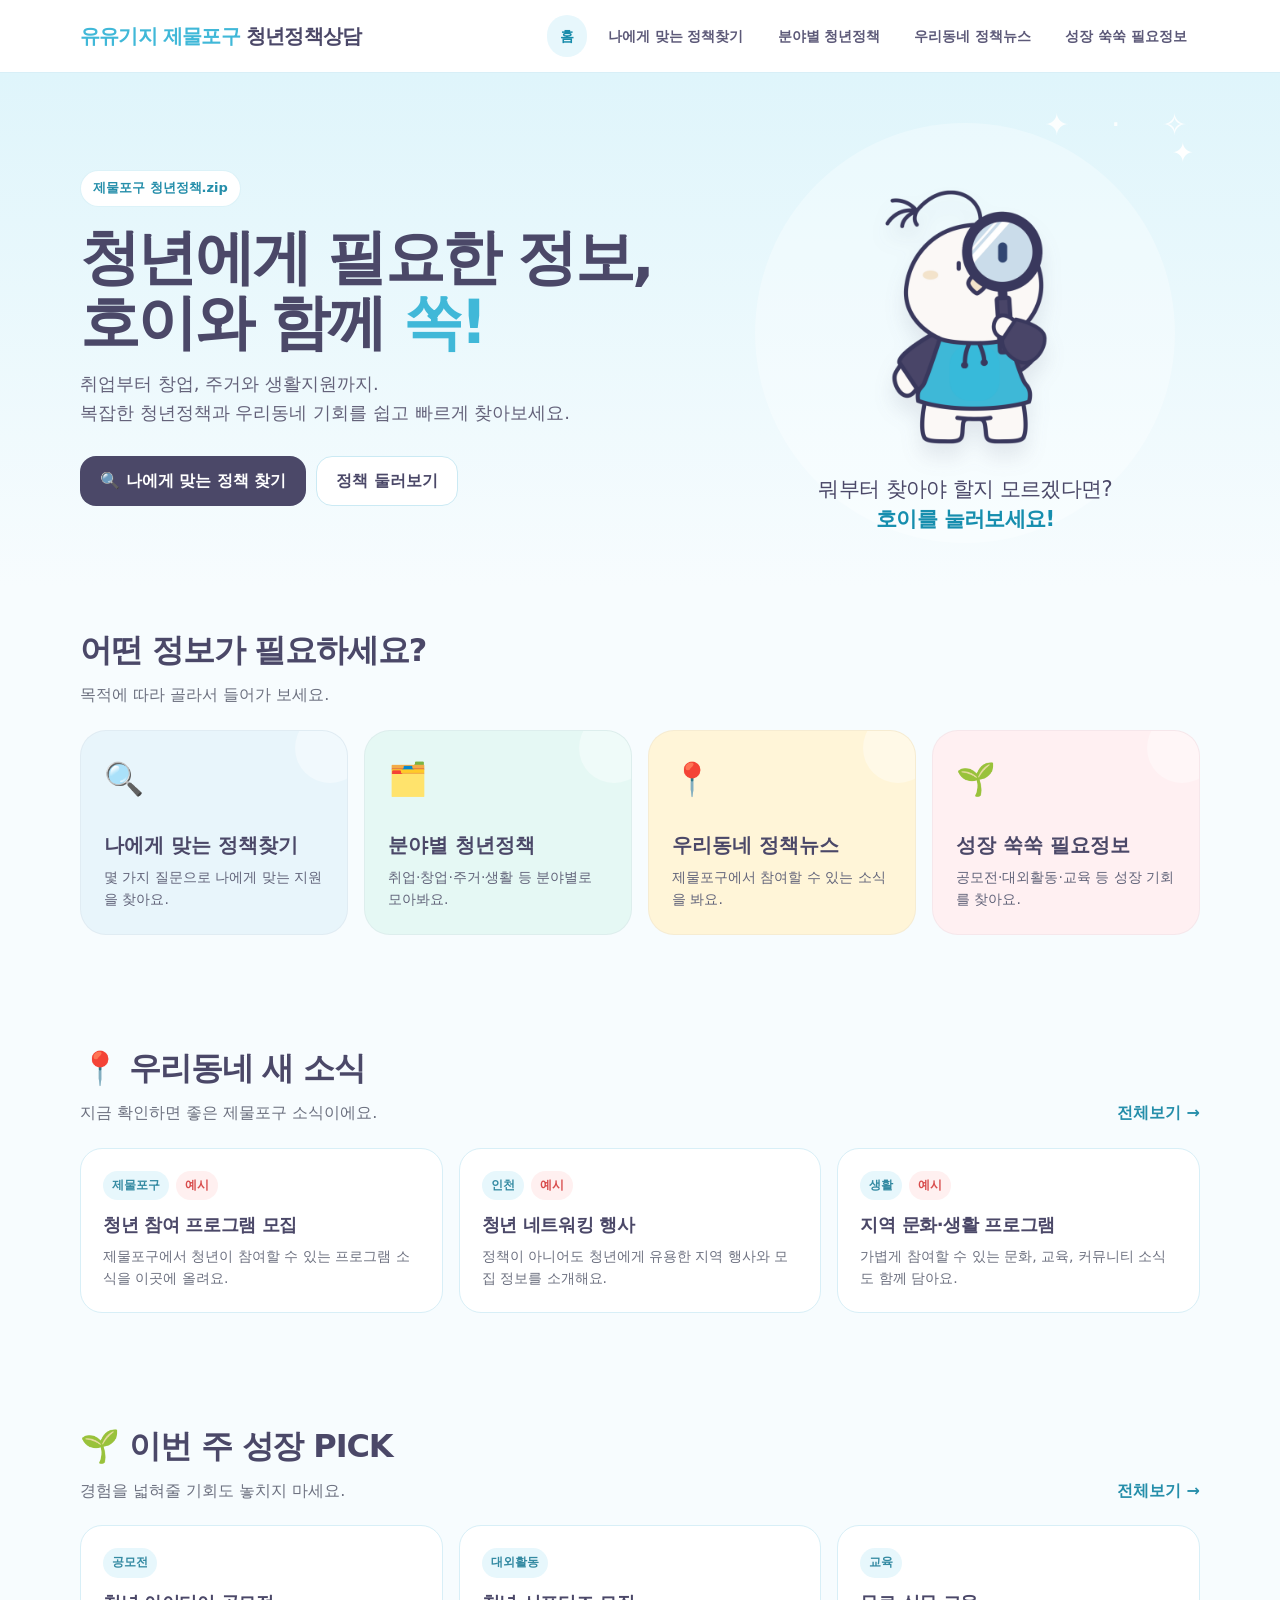
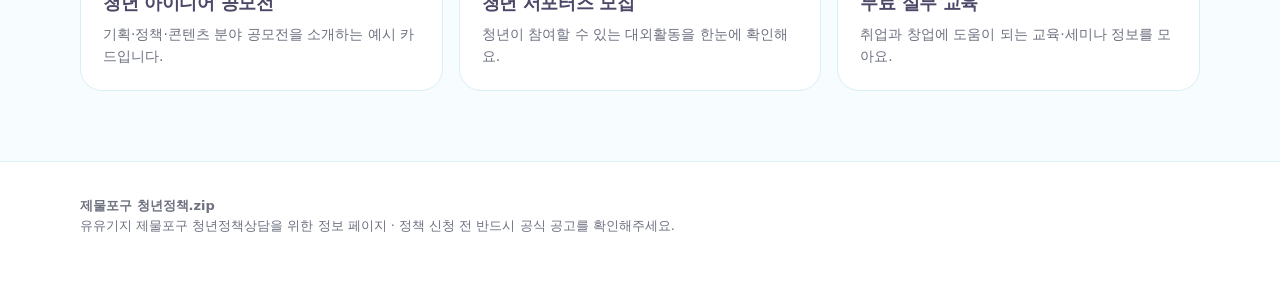
<file: index.html>
<!doctype html><html lang="ko"><head><meta charset="utf-8"><meta name="viewport" content="width=device-width,initial-scale=1"><meta name="description" content="제물포구 청년을 위한 정책·지역소식·성장기회 모음"><title>유유기지 제물포구 청년정책상담</title><link rel="stylesheet" href="css/style.css"></head><body>
<div id="site-header"></div>
<main><section class="hero"><div class="container hero-grid"><div><span class="eyebrow">제물포구 청년정책.zip</span><h1>청년에게 필요한 정보,<br>호이와 함께 <span style="color:var(--primary)">쏙!</span></h1><p>취업부터 창업, 주거와 생활지원까지.<br>복잡한 청년정책과 우리동네 기회를 쉽고 빠르게 찾아보세요.</p><div class="actions"><a class="btn primary" href="test.html">🔍 나에게 맞는 정책 찾기</a><a class="btn secondary" href="policy.html">정책 둘러보기</a></div></div><aside class="hero-guide"><a class="mascot mascot-link" href="test.html" aria-label="호이를 눌러 나에게 맞는 정책 찾기"><img src="images/hoi_search.png" alt="돋보기로 정책을 찾는 유유기지 제물포구 캐릭터 호이"></a><div class="guide-copy"><strong>뭐부터 찾아야 할지 모르겠다면?<br><span>호이를 눌러보세요!</span></strong></div></aside></div></section>
<section class="section"><div class="container"><div class="section-head"><div><h2>어떤 정보가 필요하세요?</h2><p>목적에 따라 골라서 들어가 보세요.</p></div></div><div class="quick-grid"><a class="quick-card purple" href="test.html"><div class="icon">🔍</div><h3>나에게 맞는 정책찾기</h3><p>몇 가지 질문으로 나에게 맞는 지원을 찾아요.</p></a><a class="quick-card green" href="policy.html"><div class="icon">🗂️</div><h3>분야별 청년정책</h3><p>취업·창업·주거·생활 등 분야별로 모아봐요.</p></a><a class="quick-card yellow" href="local.html"><div class="icon">📍</div><h3>우리동네 정책뉴스</h3><p>제물포구에서 참여할 수 있는 소식을 봐요.</p></a><a class="quick-card pink" href="growth.html"><div class="icon">🌱</div><h3>성장 쑥쑥 필요정보</h3><p>공모전·대외활동·교육 등 성장 기회를 찾아요.</p></a></div></div></section>
<section class="section"><div class="container"><div class="section-head"><div><h2>📍 우리동네 새 소식</h2><p>지금 확인하면 좋은 제물포구 소식이에요.</p></div><a href="local.html">전체보기 →</a></div><div class="news-grid"><article class="info-card"><div class="badges"><span class="badge">제물포구</span><span class="badge deadline">예시</span></div><h3>청년 참여 프로그램 모집</h3><p>제물포구에서 청년이 참여할 수 있는 프로그램 소식을 이곳에 올려요.</p></article><article class="info-card"><div class="badges"><span class="badge">인천</span><span class="badge deadline">예시</span></div><h3>청년 네트워킹 행사</h3><p>정책이 아니어도 청년에게 유용한 지역 행사와 모집 정보를 소개해요.</p></article><article class="info-card"><div class="badges"><span class="badge">생활</span><span class="badge deadline">예시</span></div><h3>지역 문화·생활 프로그램</h3><p>가볍게 참여할 수 있는 문화, 교육, 커뮤니티 소식도 함께 담아요.</p></article></div></div></section>
<section class="section"><div class="container"><div class="section-head"><div><h2>🌱 이번 주 성장 PICK</h2><p>경험을 넓혀줄 기회도 놓치지 마세요.</p></div><a href="growth.html">전체보기 →</a></div><div class="news-grid"><article class="info-card"><div class="badges"><span class="badge">공모전</span></div><h3>청년 아이디어 공모전</h3><p>기획·정책·콘텐츠 분야 공모전을 소개하는 예시 카드입니다.</p></article><article class="info-card"><div class="badges"><span class="badge">대외활동</span></div><h3>청년 서포터즈 모집</h3><p>청년이 참여할 수 있는 대외활동을 한눈에 확인해요.</p></article><article class="info-card"><div class="badges"><span class="badge">교육</span></div><h3>무료 실무 교육</h3><p>취업과 창업에 도움이 되는 교육·세미나 정보를 모아요.</p></article></div></div></section></main>
<div id="site-footer"></div><script src="js/site.js"></script><script src="js/main.js"></script></body></html>
</file>
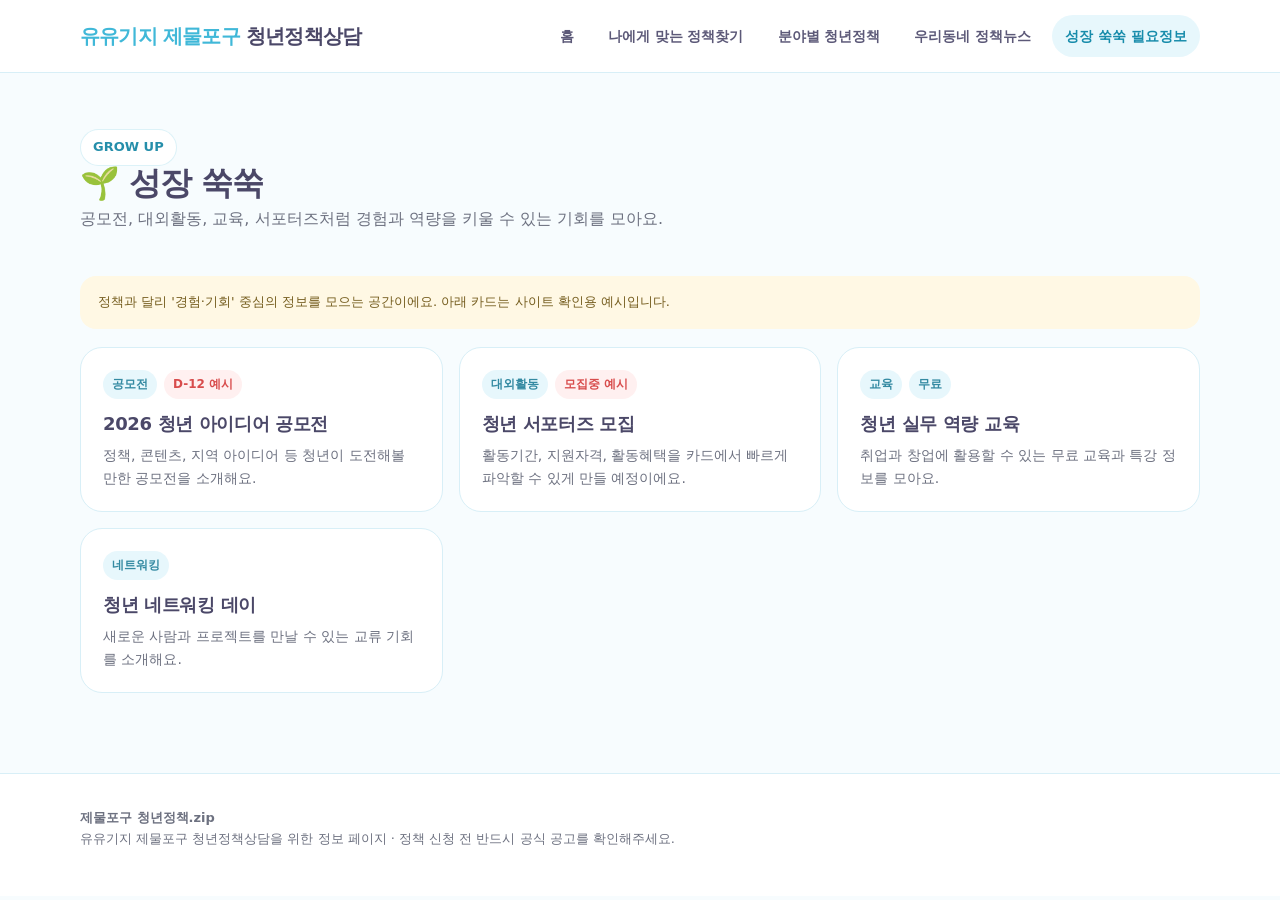
<file: growth.html>
<!doctype html><html lang="ko"><head><meta charset="utf-8"><meta name="viewport" content="width=device-width,initial-scale=1"><title>성장 쑥쑥 | 제물포 청년정책.zip</title><link rel="stylesheet" href="css/style.css"></head><body><div id="site-header"></div><main class="container"><section class="page-title"><span class="eyebrow">GROW UP</span><h1>🌱 성장 쑥쑥</h1><p>공모전, 대외활동, 교육, 서포터즈처럼 경험과 역량을 키울 수 있는 기회를 모아요.</p></section><div class="notice">정책과 달리 '경험·기회' 중심의 정보를 모으는 공간이에요. 아래 카드는 사이트 확인용 예시입니다.</div><section class="card-grid" style="padding-bottom:80px"><article class="info-card"><div class="badges"><span class="badge">공모전</span><span class="badge deadline">D-12 예시</span></div><h3>2026 청년 아이디어 공모전</h3><p>정책, 콘텐츠, 지역 아이디어 등 청년이 도전해볼 만한 공모전을 소개해요.</p></article><article class="info-card"><div class="badges"><span class="badge">대외활동</span><span class="badge deadline">모집중 예시</span></div><h3>청년 서포터즈 모집</h3><p>활동기간, 지원자격, 활동혜택을 카드에서 빠르게 파악할 수 있게 만들 예정이에요.</p></article><article class="info-card"><div class="badges"><span class="badge">교육</span><span class="badge">무료</span></div><h3>청년 실무 역량 교육</h3><p>취업과 창업에 활용할 수 있는 무료 교육과 특강 정보를 모아요.</p></article><article class="info-card"><div class="badges"><span class="badge">네트워킹</span></div><h3>청년 네트워킹 데이</h3><p>새로운 사람과 프로젝트를 만날 수 있는 교류 기회를 소개해요.</p></article></section></main><div id="site-footer"></div><script src="js/site.js"></script><script src="js/main.js"></script></body></html>
</file>
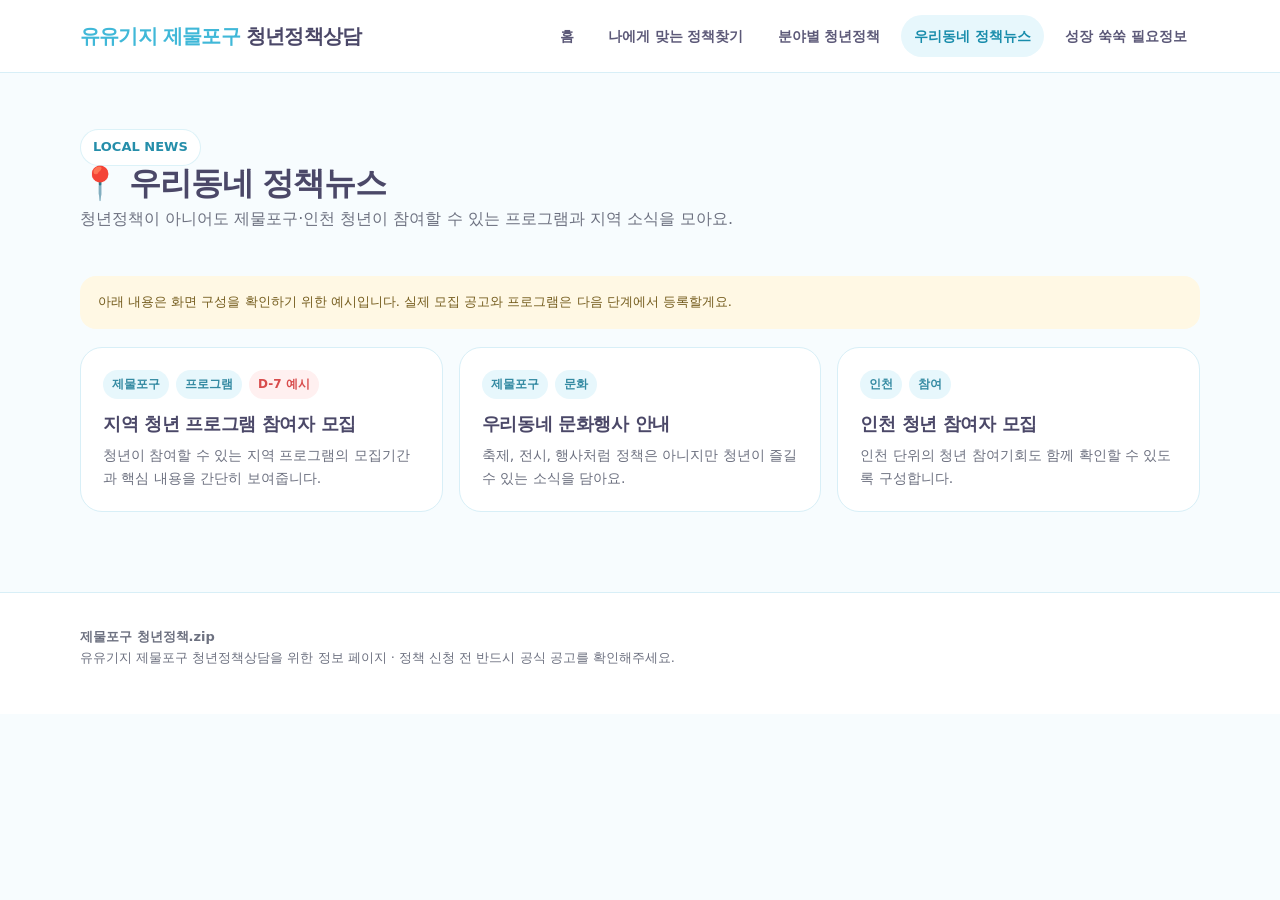
<file: local.html>
<!doctype html><html lang="ko"><head><meta charset="utf-8"><meta name="viewport" content="width=device-width,initial-scale=1"><title>우리동네 정책뉴스 | 제물포 청년정책.zip</title><link rel="stylesheet" href="css/style.css"></head><body><div id="site-header"></div><main class="container"><section class="page-title"><span class="eyebrow">LOCAL NEWS</span><h1>📍 우리동네 정책뉴스</h1><p>청년정책이 아니어도 제물포구·인천 청년이 참여할 수 있는 프로그램과 지역 소식을 모아요.</p></section><div class="notice">아래 내용은 화면 구성을 확인하기 위한 예시입니다. 실제 모집 공고와 프로그램은 다음 단계에서 등록할게요.</div><section class="card-grid" style="padding-bottom:80px"><article class="info-card"><div class="badges"><span class="badge">제물포구</span><span class="badge">프로그램</span><span class="badge deadline">D-7 예시</span></div><h3>지역 청년 프로그램 참여자 모집</h3><p>청년이 참여할 수 있는 지역 프로그램의 모집기간과 핵심 내용을 간단히 보여줍니다.</p></article><article class="info-card"><div class="badges"><span class="badge">제물포구</span><span class="badge">문화</span></div><h3>우리동네 문화행사 안내</h3><p>축제, 전시, 행사처럼 정책은 아니지만 청년이 즐길 수 있는 소식을 담아요.</p></article><article class="info-card"><div class="badges"><span class="badge">인천</span><span class="badge">참여</span></div><h3>인천 청년 참여자 모집</h3><p>인천 단위의 청년 참여기회도 함께 확인할 수 있도록 구성합니다.</p></article></section></main><div id="site-footer"></div><script src="js/site.js"></script><script src="js/main.js"></script></body></html>
</file>
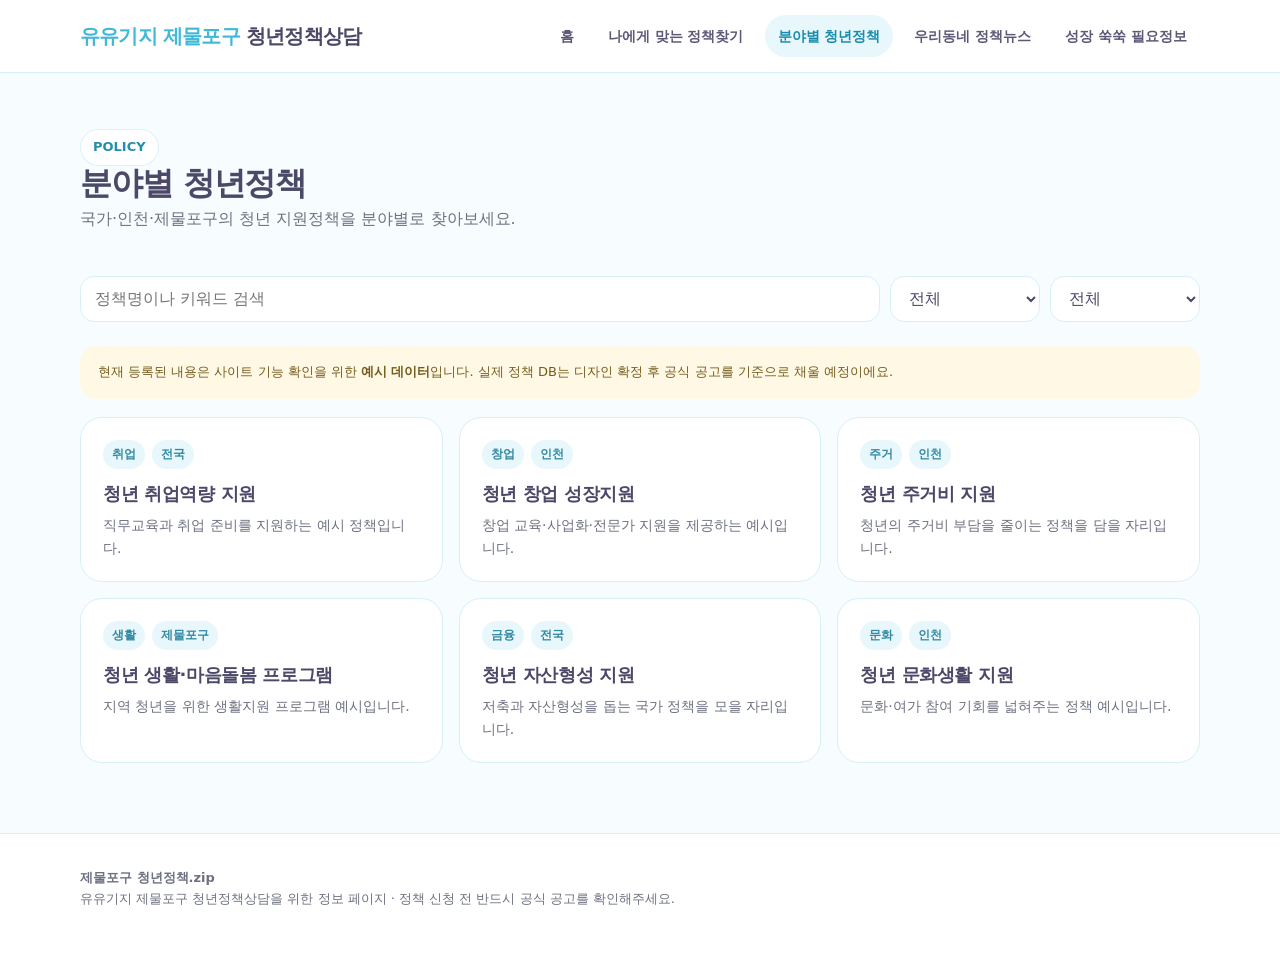
<file: policy.html>
<!doctype html><html lang="ko"><head><meta charset="utf-8"><meta name="viewport" content="width=device-width,initial-scale=1"><title>분야별 청년정책 | 제물포 청년정책.zip</title><link rel="stylesheet" href="css/style.css"></head><body><div id="site-header"></div><main class="container"><section class="page-title"><span class="eyebrow">POLICY</span><h1>분야별 청년정책</h1><p>국가·인천·제물포구의 청년 지원정책을 분야별로 찾아보세요.</p></section><div class="toolbar"><input id="policy-search" class="search" placeholder="정책명이나 키워드 검색"><select id="category-filter" class="select"><option>전체</option><option>취업</option><option>창업</option><option>주거</option><option>금융</option><option>생활</option><option>교육</option><option>문화</option></select><select id="region-filter" class="select"><option>전체</option><option>전국</option><option>인천</option><option>제물포구</option></select></div><div class="notice">현재 등록된 내용은 사이트 기능 확인을 위한 <strong>예시 데이터</strong>입니다. 실제 정책 DB는 디자인 확정 후 공식 공고를 기준으로 채울 예정이에요.</div><section class="card-grid" style="padding-bottom:70px"><article class="info-card" data-policy-card data-category="취업" data-region="전국"><div class="badges"><span class="badge">취업</span><span class="badge">전국</span></div><h3>청년 취업역량 지원</h3><p>직무교육과 취업 준비를 지원하는 예시 정책입니다.</p></article><article class="info-card" data-policy-card data-category="창업" data-region="인천"><div class="badges"><span class="badge">창업</span><span class="badge">인천</span></div><h3>청년 창업 성장지원</h3><p>창업 교육·사업화·전문가 지원을 제공하는 예시입니다.</p></article><article class="info-card" data-policy-card data-category="주거" data-region="인천"><div class="badges"><span class="badge">주거</span><span class="badge">인천</span></div><h3>청년 주거비 지원</h3><p>청년의 주거비 부담을 줄이는 정책을 담을 자리입니다.</p></article><article class="info-card" data-policy-card data-category="생활" data-region="제물포구"><div class="badges"><span class="badge">생활</span><span class="badge">제물포구</span></div><h3>청년 생활·마음돌봄 프로그램</h3><p>지역 청년을 위한 생활지원 프로그램 예시입니다.</p></article><article class="info-card" data-policy-card data-category="금융" data-region="전국"><div class="badges"><span class="badge">금융</span><span class="badge">전국</span></div><h3>청년 자산형성 지원</h3><p>저축과 자산형성을 돕는 국가 정책을 모을 자리입니다.</p></article><article class="info-card" data-policy-card data-category="문화" data-region="인천"><div class="badges"><span class="badge">문화</span><span class="badge">인천</span></div><h3>청년 문화생활 지원</h3><p>문화·여가 참여 기회를 넓혀주는 정책 예시입니다.</p></article></section><div id="empty-state" class="empty" style="display:none;margin-bottom:70px">🐣 조건에 맞는 정책을 찾지 못했어요. 검색어나 필터를 바꿔보세요.</div></main><div id="site-footer"></div><script src="js/site.js"></script><script src="js/main.js"></script></body></html>
</file>
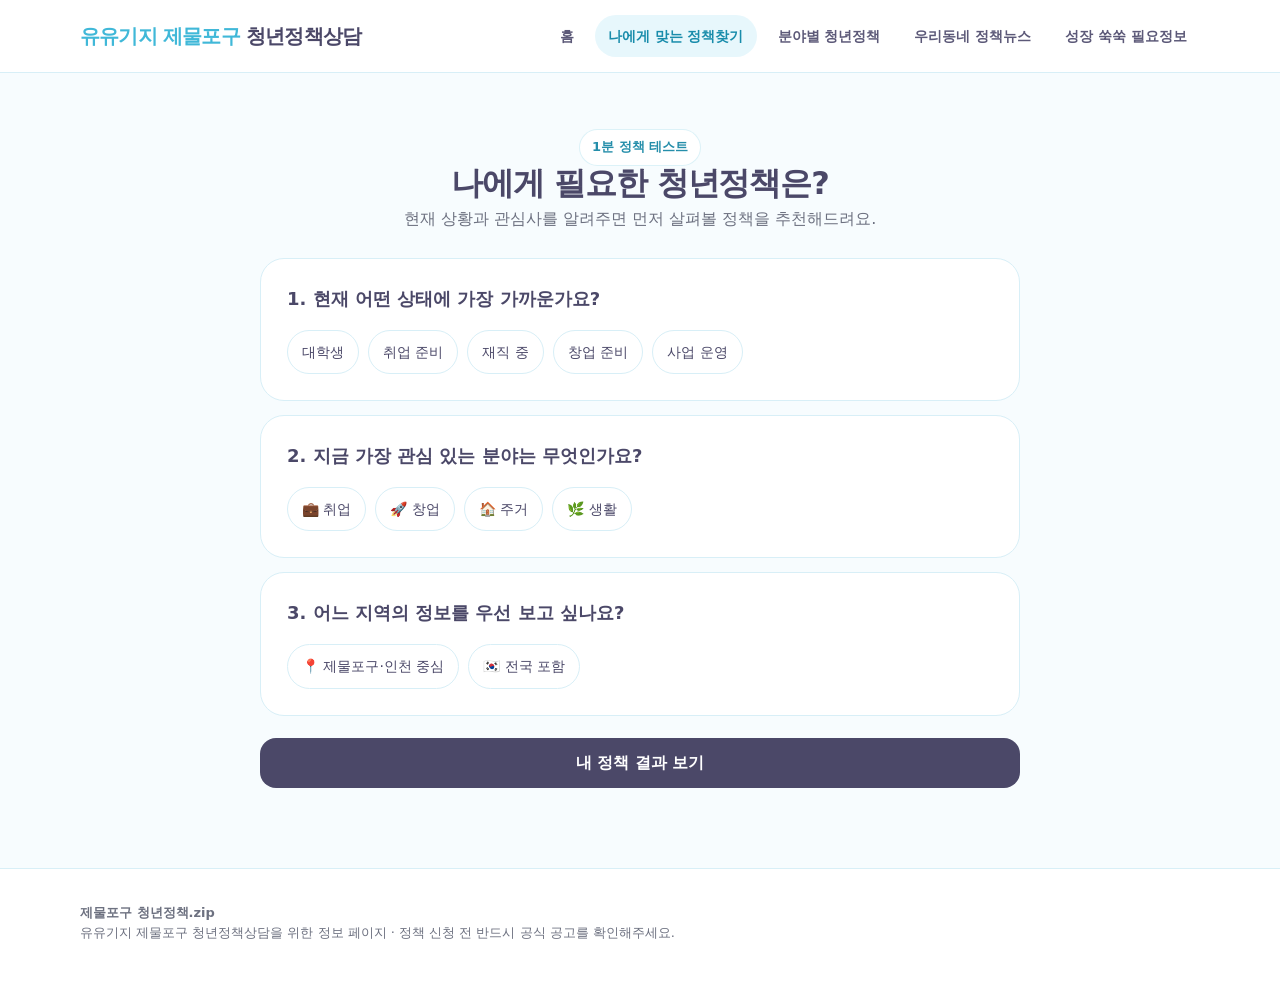
<file: test.html>
<!doctype html><html lang="ko"><head><meta charset="utf-8"><meta name="viewport" content="width=device-width,initial-scale=1"><title>나에게 맞는 정책 찾기 | 제물포 청년정책.zip</title><link rel="stylesheet" href="css/style.css"></head><body><div id="site-header"></div><main class="container"><section class="page-title" style="text-align:center"><span class="eyebrow">1분 정책 테스트</span><h1>나에게 필요한 청년정책은?</h1><p>현재 상황과 관심사를 알려주면 먼저 살펴볼 정책을 추천해드려요.</p></section><div class="test-wrap"><form id="policy-test"><section class="question"><h3>1. 현재 어떤 상태에 가장 가까운가요?</h3><div class="options"><label class="option"><input required type="radio" name="status" value="대학생"><span>대학생</span></label><label class="option"><input type="radio" name="status" value="취업준비"><span>취업 준비</span></label><label class="option"><input type="radio" name="status" value="재직"><span>재직 중</span></label><label class="option"><input type="radio" name="status" value="창업준비"><span>창업 준비</span></label><label class="option"><input type="radio" name="status" value="사업운영"><span>사업 운영</span></label></div></section><section class="question"><h3>2. 지금 가장 관심 있는 분야는 무엇인가요?</h3><div class="options"><label class="option"><input required type="radio" name="interest" value="취업"><span>💼 취업</span></label><label class="option"><input type="radio" name="interest" value="창업"><span>🚀 창업</span></label><label class="option"><input type="radio" name="interest" value="주거"><span>🏠 주거</span></label><label class="option"><input type="radio" name="interest" value="생활"><span>🌿 생활</span></label></div></section><section class="question"><h3>3. 어느 지역의 정보를 우선 보고 싶나요?</h3><div class="options"><label class="option"><input required type="radio" name="region" value="제물포구"><span>📍 제물포구·인천 중심</span></label><label class="option"><input type="radio" name="region" value="전국"><span>🇰🇷 전국 포함</span></label></div></section><button class="btn primary" type="submit" style="width:100%;margin-top:8px">내 정책 결과 보기</button></form><section id="test-result" class="result-box"><span class="eyebrow">추천 결과</span><h2 style="margin:12px 0 0">먼저 이런 정책을 살펴보세요 👀</h2><div id="test-result-list" class="result-list"></div><div class="notice">추천 결과는 참고용입니다. 실제 지원 가능 여부는 나이·소득·거주기간 등 각 정책의 세부 자격을 꼭 확인해주세요.</div><a class="btn secondary" href="policy.html">전체 정책 보기 →</a></section></div></main><div id="site-footer"></div><script src="js/site.js"></script><script src="js/main.js"></script></body></html>
</file>
<file: css/style.css>
:root{--bg:#f7fcfe;--surface:#fff;--text:#4b4868;--muted:#6d7180;--line:#d8eff7;--primary:#40b8d8;--primary-dark:#4b4868;--primary-soft:#e7f7fc;--sky:#92d3e8;--cream:#fcf9f6;--green:#e5f8f4;--yellow:#fff5d8;--pink:#fff0f2;--shadow:0 14px 36px rgba(75,72,104,.10);--radius:26px}*{box-sizing:border-box}html{scroll-behavior:smooth}body{margin:0;font-family:Pretendard,"Noto Sans KR",system-ui,-apple-system,BlinkMacSystemFont,"Segoe UI",sans-serif;color:var(--text);background:var(--bg);line-height:1.6;font-weight:400}a{color:inherit;text-decoration:none}button,input,select{font:inherit}.container{width:min(1120px,calc(100% - 36px));margin:0 auto}.site-header{position:sticky;top:0;z-index:20;background:rgba(255,255,255,.93);backdrop-filter:blur(14px);border-bottom:1px solid var(--line)}.nav{min-height:72px;display:flex;align-items:center;justify-content:space-between;gap:24px}.brand{font-weight:700;font-size:20px;letter-spacing:-.04em}.brand span{color:var(--primary)}.nav-links{display:flex;align-items:center;gap:8px}.nav-links a{padding:10px 13px;border-radius:999px;font-weight:600;font-size:14px;color:#5c5978}.nav-links a:hover,.nav-links a.active{background:var(--primary-soft);color:#188cab}.menu-btn{display:none;border:0;background:var(--surface);color:var(--primary-dark);border-radius:12px;padding:9px 12px;box-shadow:var(--shadow)}.hero{padding:50px 0 34px;background:linear-gradient(180deg,#dff5fb 0%,#f7fcfe 100%);position:relative;overflow:hidden}.hero:after{content:"✦  ·  ✧";position:absolute;right:6%;top:28px;color:#fff;font-size:30px;letter-spacing:16px;opacity:.9}.hero-grid{display:grid;grid-template-columns:1.14fr .86fr;gap:28px;align-items:center}.eyebrow{display:inline-flex;padding:7px 12px;border-radius:999px;background:#fff;color:#258eaa;font-weight:600;font-size:13px;border:1px solid rgba(64,184,216,.18)}h1{margin:18px 0 16px;font-size:clamp(38px,5.1vw,60px);line-height:1.08;letter-spacing:-.045em;color:var(--primary-dark);font-weight:700}.hero p{margin:0 0 28px;color:#64627a;font-size:18px;max-width:650px}.hero-guide{position:relative;min-height:430px;display:flex;flex-direction:column;align-items:center;justify-content:center;padding:0}.hero-guide:before{content:"";position:absolute;width:420px;height:420px;border-radius:50%;background:rgba(255,255,255,.30);top:0;left:50%;transform:translateX(-50%)}.hero-guide:after{content:"✦";position:absolute;right:6px;top:8px;color:#fff;font-size:27px}.hero-guide .mascot{position:relative;z-index:2;display:flex;align-items:center;justify-content:center;width:100%;height:350px}.hero-guide .mascot img{width:440px;height:440px;max-width:none;object-fit:contain;filter:drop-shadow(0 14px 10px rgba(75,72,104,.11));transition:transform .2s ease}.hero-guide .mascot-link:hover img{transform:translateY(-5px) scale(1.02)}.guide-copy{position:relative;z-index:3;text-align:center;margin-top:-18px}.guide-copy strong{display:block;font-size:21px;line-height:1.45;letter-spacing:-.03em;font-weight:400;color:var(--primary-dark)}.guide-copy strong span{color:#168eae;font-weight:600}.actions{display:flex;flex-wrap:wrap;gap:10px}.btn{display:inline-flex;align-items:center;justify-content:center;min-height:50px;padding:0 19px;border-radius:16px;border:1px solid transparent;font-weight:600;cursor:pointer}.btn.primary{background:var(--primary-dark);color:#fff}.btn.primary:hover{background:#393650}.btn.secondary{background:#fff;border-color:#cbeaf4;color:var(--primary-dark)}.section{padding:38px 0 70px}.section-head{display:flex;align-items:end;justify-content:space-between;gap:20px;margin-bottom:22px}.section-head h2,.page-title h1{margin:0;font-size:32px;letter-spacing:-.035em;font-weight:700}.section-head p,.page-title p{margin:6px 0 0;color:var(--muted)}.section-head>a{color:#258eaa;font-weight:600}.quick-grid{display:grid;grid-template-columns:repeat(4,1fr);gap:16px}.quick-card{min-height:190px;border-radius:var(--radius);padding:23px;border:1px solid rgba(75,72,104,.05);transition:.2s ease;position:relative;overflow:hidden}.quick-card:after{content:"";position:absolute;width:70px;height:70px;border-radius:50%;background:rgba(255,255,255,.38);right:-18px;top:-18px}.quick-card:hover{transform:translateY(-4px);box-shadow:var(--shadow)}.quick-card .icon{font-size:32px}.quick-card h3{margin:24px 0 5px;font-size:20px;font-weight:600}.quick-card p{margin:0;color:#62647a;font-size:14px}.quick-card.purple{background:#e8f5fb}.quick-card.green{background:var(--green)}.quick-card.yellow{background:var(--yellow)}.quick-card.pink{background:var(--pink)}.news-grid,.card-grid{display:grid;grid-template-columns:repeat(3,1fr);gap:16px}.info-card{background:#fff;border:1px solid var(--line);border-radius:22px;padding:22px;transition:.2s ease}.info-card:hover{box-shadow:var(--shadow);transform:translateY(-2px)}.badges{display:flex;gap:7px;flex-wrap:wrap;margin-bottom:12px}.badge{padding:5px 9px;border-radius:999px;background:var(--primary-soft);font-size:12px;font-weight:600;color:#348aa2}.badge.deadline{background:#fff0f0;color:#d84c4c}.info-card h3{margin:0 0 8px;font-size:18px;line-height:1.4;letter-spacing:-.02em;font-weight:600}.info-card p{margin:0;color:var(--muted);font-size:14px}.page-title{padding:56px 0 26px}.toolbar{display:flex;flex-wrap:wrap;gap:10px;margin:18px 0 24px}.search,.select{border:1px solid var(--line);background:#fff;color:var(--text);border-radius:14px;min-height:46px;padding:0 14px}.search{flex:1;min-width:220px}.select{min-width:150px}.empty{padding:42px;text-align:center;color:var(--muted);border:1px dashed #b9dfeb;border-radius:20px;background:#fff}.test-wrap{max-width:760px;margin:0 auto 80px}.question{background:#fff;border:1px solid var(--line);border-radius:24px;padding:26px;margin-bottom:14px}.question h3{margin:0 0 16px;font-size:18px;font-weight:600}.options{display:flex;flex-wrap:wrap;gap:9px}.option{cursor:pointer}.option input{display:none}.option span{display:inline-flex;padding:10px 14px;border:1px solid var(--line);border-radius:999px;background:#fff;font-weight:500;font-size:14px}.option input:checked+span{background:var(--primary-dark);color:#fff;border-color:var(--primary-dark)}.result-box{display:none;margin-top:22px;padding:28px;border-radius:26px;background:var(--primary-soft)}.result-box.show{display:block}.result-list{display:grid;gap:10px;margin-top:15px}.result-item{background:#fff;border-radius:16px;padding:16px}.result-item strong{font-weight:600}.notice{padding:16px 18px;background:#fff8e4;border-radius:16px;color:#745c1d;font-size:13px;margin:18px 0}.notice strong{font-weight:600}.footer{border-top:1px solid var(--line);padding:34px 0 46px;color:var(--muted);font-size:13px;background:#fff}.footer strong{font-weight:600}@media(max-width:900px){.hero-grid{grid-template-columns:1fr}.hero-guide{max-width:650px;margin:0 auto}.quick-grid{grid-template-columns:repeat(2,1fr)}.news-grid,.card-grid{grid-template-columns:repeat(2,1fr)}}@media(max-width:680px){.nav{min-height:64px}.menu-btn{display:block}.nav-links{display:none;position:absolute;top:64px;left:18px;right:18px;flex-direction:column;align-items:stretch;background:#fff;padding:12px;border-radius:18px;box-shadow:var(--shadow);border:1px solid var(--line)}.nav-links.open{display:flex}.nav-links a{padding:12px 14px}.hero{padding-top:44px}.hero-guide{min-height:360px}.hero-guide:before{width:330px;height:330px}.hero-guide .mascot{height:280px}.hero-guide .mascot img{width:350px;height:350px}.guide-copy{margin-top:-4px}.quick-grid,.news-grid,.card-grid{grid-template-columns:1fr}.section-head{align-items:flex-start;flex-direction:column}.toolbar{flex-direction:column}.search,.select{width:100%}}
</file>
